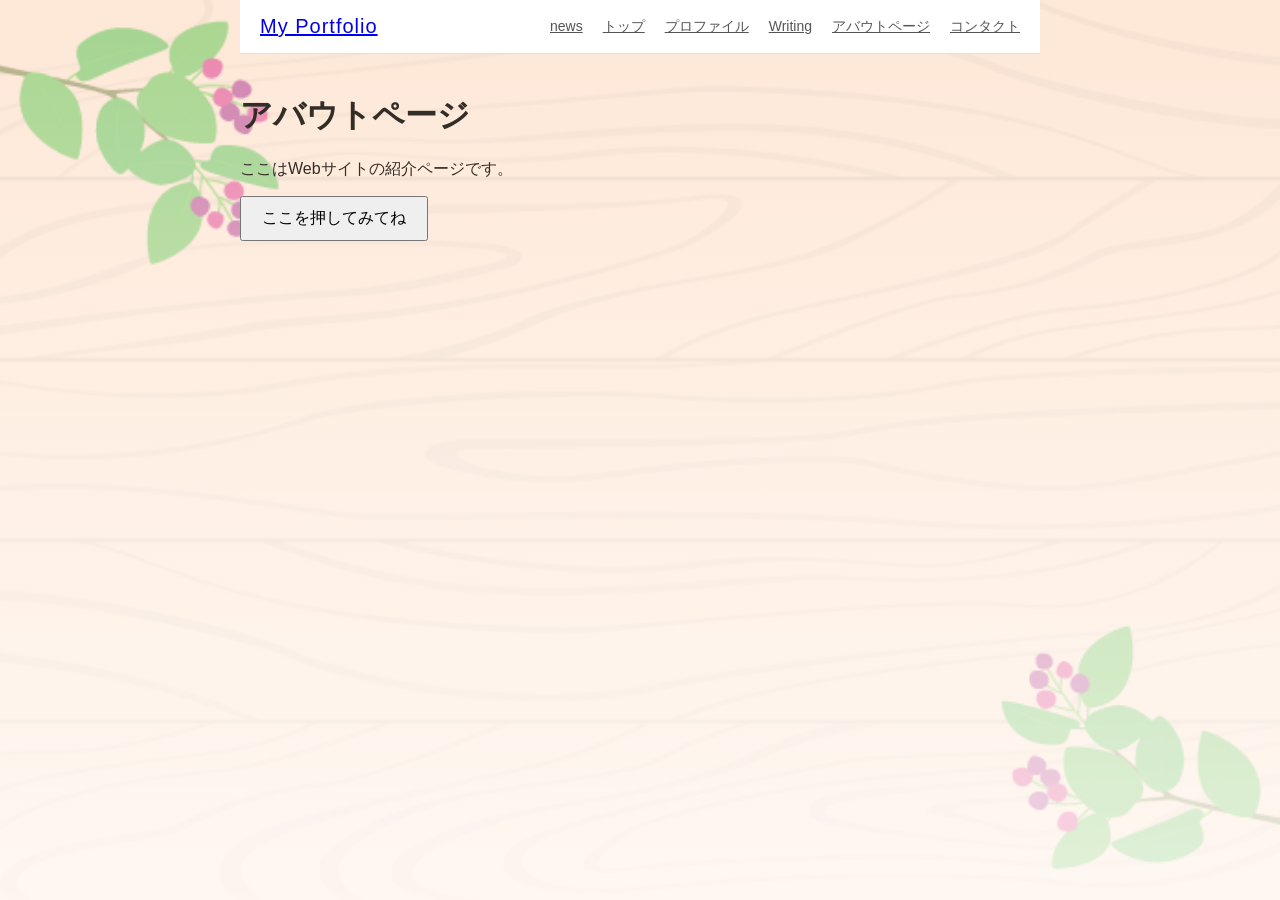
<file: about.html>
<!DOCTYPE html>
<html lang="ja">
<head>
    <meta charset="UTF-8">
    <title>ツツ概要 - アバウトページ</title>
    <link rel="stylesheet" href="/css/style.css">
    <!-- 💡 JavaScriptファイルを読み込む（deferを付けると画面の読み込みを邪魔しません） -->
    <script src="/js/main.js" defer></script>
</head>
<body>
    <!-- トップページに戻るリンクなどを消して、目印に変えます -->
    <nav data-include-html="/parts/menu.html"></nav>
    
    <h1>アバウトページ</h1>
    <p>ここはWebサイトの紹介ページです。</p>

    <!-- 💡 クリックするためのボタンを追加 -->
    <p>
        <button id="greet-btn" style="padding: 10px 20px; font-size: 16px; cursor: pointer;">
            ここを押してみてね
        </button>
    </p>

    <!-- ナビゲーションリンクを追加したのでコメントアウト
    <p><a href="/">トップページに戻る</a></p>
    ナビゲーションリンクを追加したのでコメントアウト -->
    

</body>
</html>
</file>
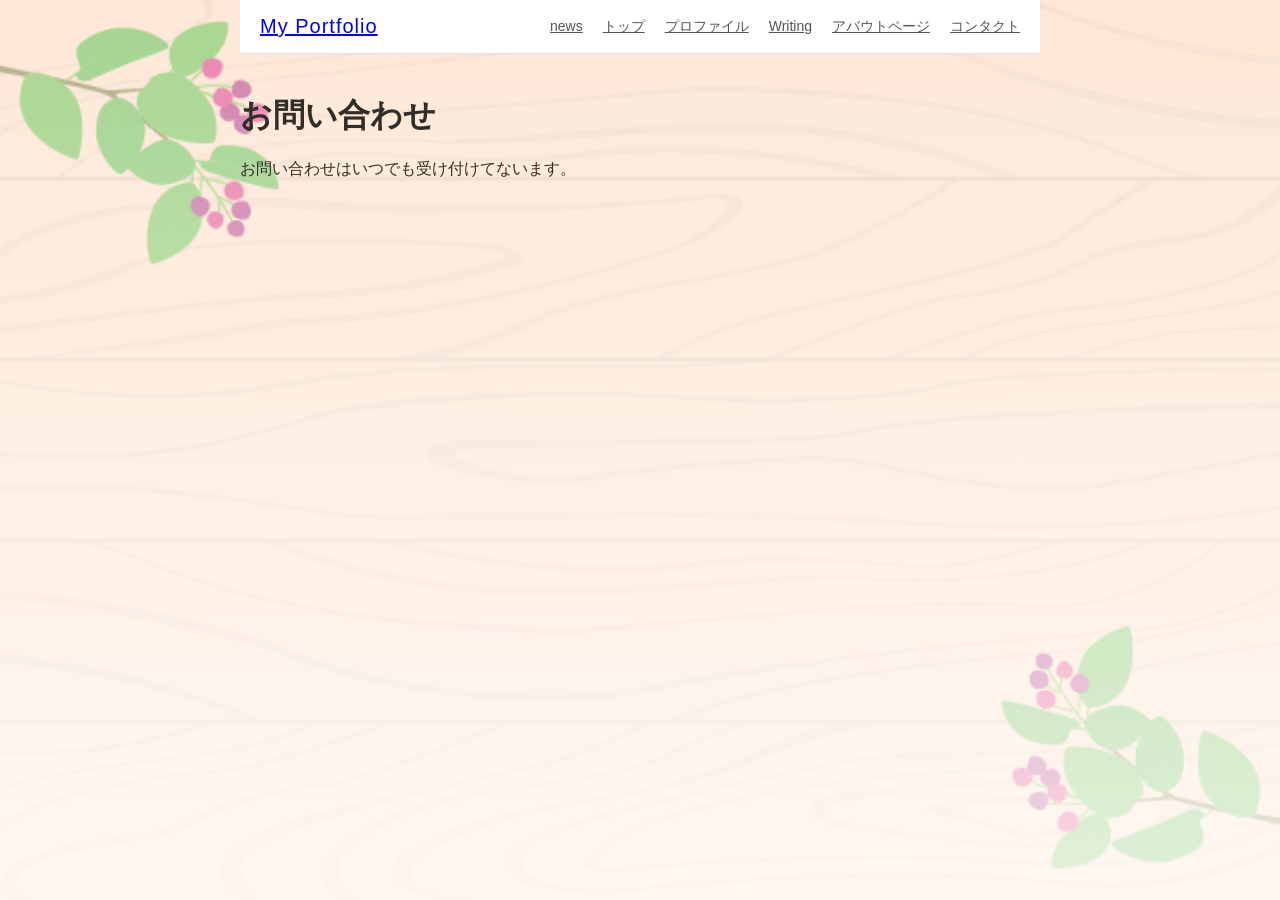
<file: contact.html>
<!DOCTYPE html>
<html lang="ja">
<head>
    <meta charset="UTF-8">
    <title>お問い合わせ</title>
    <link rel="stylesheet" href="/css/style.css">
    <script src="/js/main.js" defer></script>
</head>
<body>
    
    <!-- トップページに戻るリンクなどを消して、目印に変えます -->
    <nav data-include-html="/parts/menu.html"></nav>
    
    <h1>お問い合わせ</h1>
    <p>お問い合わせはいつでも受け付けてないます。</p>
    
    <!-- ナビゲーションリンクを追加したのでコメントアウト
    <p><a href="/">トップページに戻る</a></p>
    ナビゲーションリンクを追加したのでコメントアウト -->

</body>
</html>
</file>
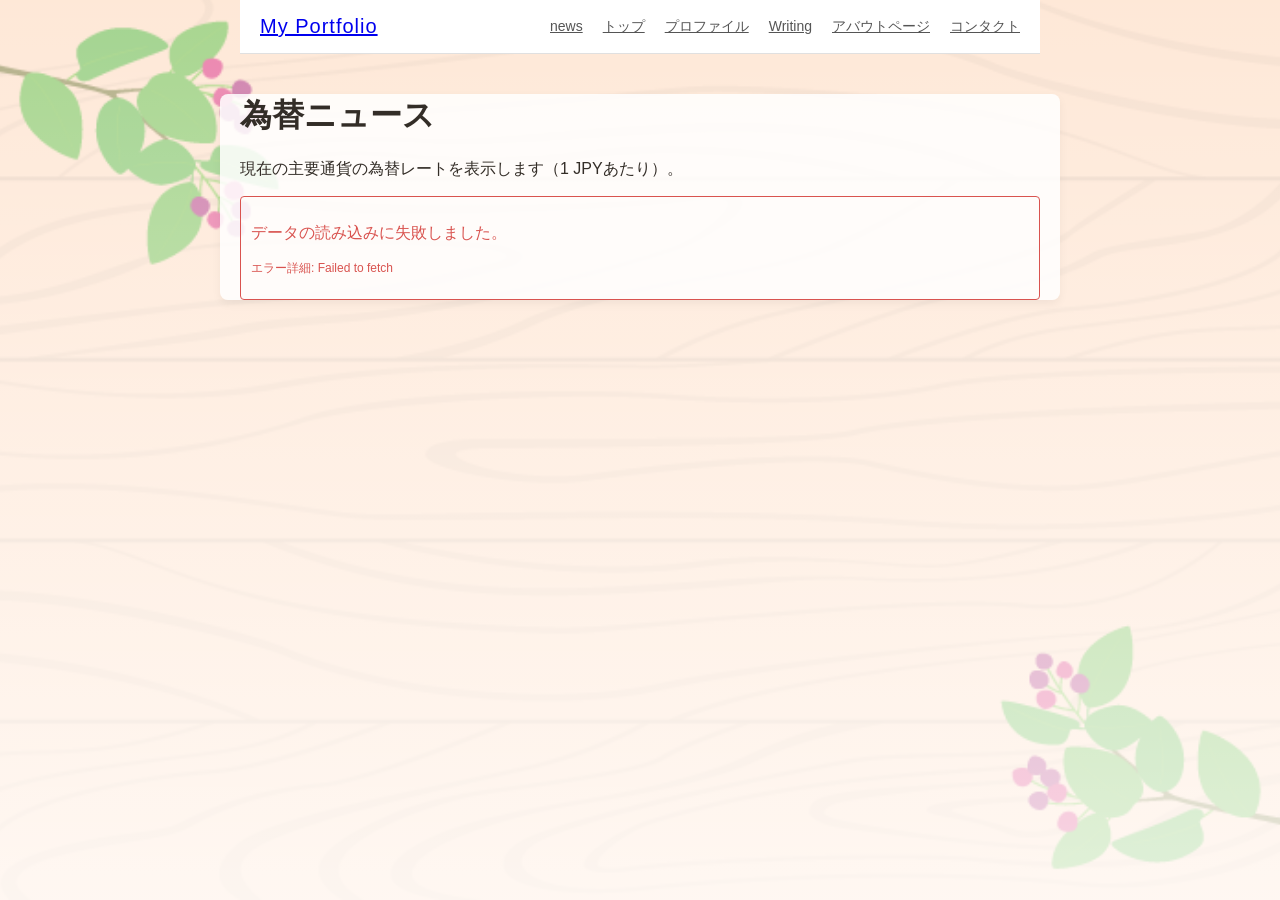
<file: news.html>
<!DOCTYPE html>
<html lang="ja">
<head>
    <meta charset="UTF-8">
    <title>為替ニュース - News Page</title>
    <link rel="stylesheet" href="/css/style.css">
    <script src="/js/main.js" defer></script>
</head>
<body>

    <!-- 共通ヘッダー（自動読み込み） -->
    <nav data-include-html="/parts/menu.html"></nav>
    
    <!-- メインコンテンツ：プロフィール枠 -->
    <!-- TODO: ここにニュースページのコンテンツを追加する 
      <main class="container"></main>
    -->
    <main class="profile-wrapper">
        <h1>為替ニュース</h1>
        <p>現在の主要通貨の為替レートを表示します（1 JPYあたり）。</p>
        
        <div id="exchange-rates">
            <p>データを読み込み中...</p>
        </div>
    </main>

</body>
</html>
</file>
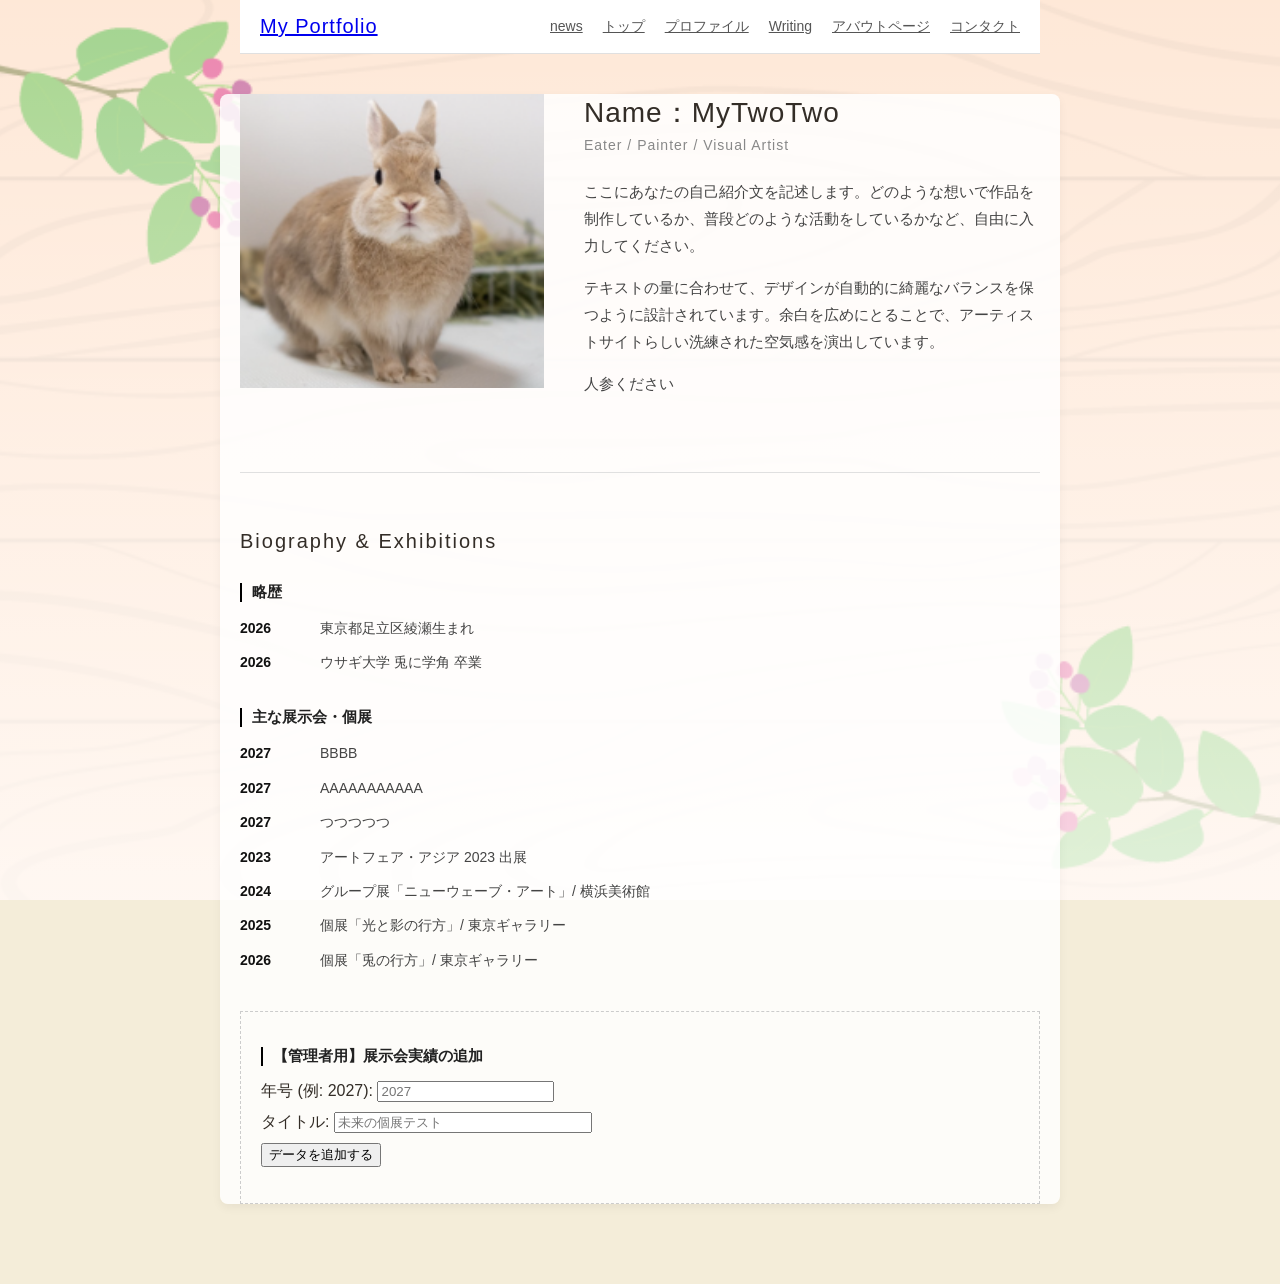
<file: profile.html>
<!DOCTYPE html>
<html lang="ja">
<head>
    <meta charset="UTF-8">
    <title>Profile - My Portfolio</title>
    <link rel="stylesheet" href="/css/style.css">
    <script src="/js/main.js" defer></script>
</head>
<body>

    <!-- 共通ヘッダー（自動読み込み） -->
    <nav data-include-html="/parts/menu.html"></nav>

    <!-- メインコンテンツ：プロフィール枠 -->
    <main class="profile-wrapper">
        
        <!-- 上部のメイン紹介エリア（写真と自己紹介文） -->
        <div class="profile-main">
            <!-- 左側：プロフィール写真（ダミー画像） -->
            <div class="profile-image">
                <img src="./img/profile01.png" alt="プロフィール写真">
            </div>
            
            <!-- 右側：名前と自己紹介テキスト -->
            <div class="profile-text">
                <h1> Name：MyTwoTwo</h1>
                <p class="subtitle">Eater / Painter / Visual Artist</p>
                <div class="biography">
                    <p>ここにあなたの自己紹介文を記述します。どのような想いで作品を制作しているか、普段どのような活動をしているかなど、自由に入力してください。</p>
                    <p>テキストの量に合わせて、デザインが自動的に綺麗なバランスを保つように設計されています。余白を広めにとることで、アーティストサイトらしい洗練された空気感を演出しています。</p>
                    <p>人参ください</p>
                </div>
            </div>
        </div>

        <!-- 下部の経歴・実績エリア（参考サイトの「簡歷 CV」をイメージ） -->
        <div class="profile-cv">
            <h2>Biography & Exhibitions</h2>
            
            <div class="cv-section">
                <h3>略歴</h3>
                <dl>
                    <dt>2026</dt>
                    <dd>東京都足立区綾瀬生まれ</dd>
                    <dt>2026</dt>
                    <dd>ウサギ大学 兎に学角 卒業</dd>
                </dl>
            </div>

            <div class="cv-section">
                <h3>主な展示会・個展</h3>

                <!-- 下部の経歴・実績エリア（参考サイトの「簡歷 CV」をイメージ） 
                <dl>
                    <dt>2025</dt>
                    <dd>個展「兎の行方」/ 東京ギャラリー</dd>
                    <dt>2024</dt>
                    <dd>グループ展「角ニューウェーブ・アート」/ 横浜美術館</dd>
                    <dt>2023</dt>
                    <dd>アートフェア・アジア・TWOTWO 2023 出展</dd>
                </dl>
                -->

                <dl id="exhibition-list"></dl>

                <!-- 管理用データ追加フォーム -->
                <section class="admin-section" style="margin-top: 40px; padding: 20px; border: 1px dashed #ccc;">
                    <h3>【管理者用】展示会実績の追加</h3>
                    <form id="exhibition-form">
                        <div style="margin-bottom: 10px;">
                            <label for="input-year">年号 (例: 2027): </label>
                            <input type="text" id="input-year" required placeholder="2027">
                        </div>
                        <div style="margin-bottom: 10px;">
                            <label for="input-title">タイトル: </label>
                            <input type="text" id="input-title" required placeholder="未来の個展テスト" style="width: 250px;">
                        </div>
                        <button type="submit">データを追加する</button>
                    </form>
                    <p id="form-message" style="margin-top: 10px; font-weight: bold;"></p>
                </section>

            </div>
        </div>

    </main>

</body>
</html>
</file>
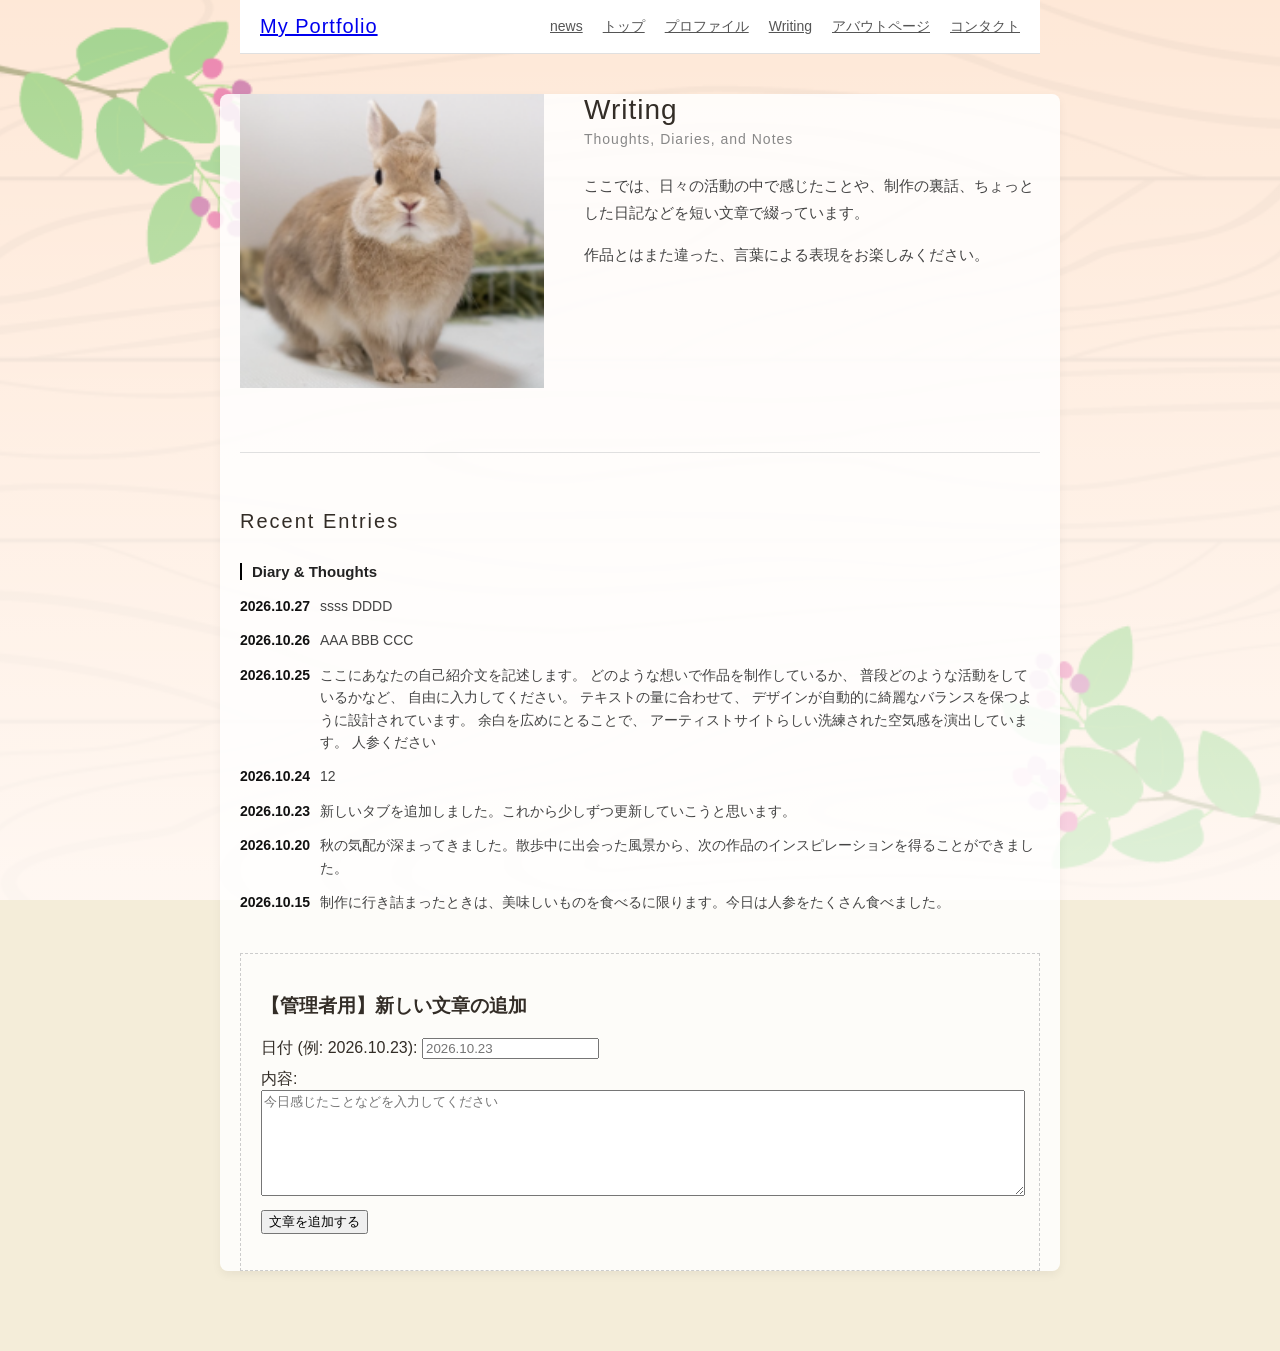
<file: writing.html>
<!DOCTYPE html>
<html lang="ja">
<head>
    <meta charset="UTF-8">
    <title>Writing - My Portfolio</title>
    <link rel="stylesheet" href="/css/style.css">
    <script src="/js/main.js" defer></script>
</head>
<body>

    <!-- 共通ヘッダー（自動読み込み） -->
    <nav data-include-html="/parts/menu.html"></nav>

    <!-- メインコンテンツ：Writing枠（プロフィールページをベースに作成） -->
    <main class="profile-wrapper">
        
        <!-- 上部のメイン紹介エリア -->
        <div class="profile-main">
            <!-- 左側：イメージ写真（プロフィールのものを流用） -->
            <div class="profile-image">
                <img src="./img/profile01.png" alt="Writing Image">
                <!-- TODO: 将来的にイメージ写真のアップロード機能を追加する -->
            </div>
            
            <!-- 右側：セクションタイトルと説明文 -->
            <div class="profile-text">
                <h1>Writing</h1>
                <p class="subtitle">Thoughts, Diaries, and Notes</p>
                <div class="biography">
                    <p>ここでは、日々の活動の中で感じたことや、制作の裏話、ちょっとした日記などを短い文章で綴っています。</p>
                    <p>作品とはまた違った、言葉による表現をお楽しみください。</p>
                </div>
            </div>
        </div>

        <!-- 下部の文章一覧エリア -->
        <div class="profile-cv">
            <h2>Recent Entries</h2>
            
            <div class="cv-section">
                <h3>Diary & Thoughts</h3>
                <dl id="writing-list">
                    <!-- ここにJavaScriptで文章が自動挿入されます -->
                </dl>
            </div>

            <!-- 管理用データ追加フォーム -->
            <section class="admin-section" style="margin-top: 40px; padding: 20px; border: 1px dashed #ccc;">
                <h3>【管理者用】新しい文章の追加</h3>
                <form id="writing-form">
                    <div style="margin-bottom: 10px;">
                        <label for="writing-date">日付 (例: 2026.10.23): </label>
                        <input type="text" id="writing-date" required placeholder="2026.10.23">
                    </div>
                    <div style="margin-bottom: 10px;">
                        <label for="writing-content">内容: </label><br>
                        <textarea id="writing-content" required placeholder="今日感じたことなどを入力してください" style="width: 100%; height: 100px;"></textarea>
                    </div>
                    <button type="submit">文章を追加する</button>
                </form>
                <p id="writing-form-message" style="margin-top: 10px; font-weight: bold;"></p>
            </section>
        </div>

    </main>

</body>
</html>
</file>
<file: css/style.css>
/* --- ここからヘッダー（メニュー）の新しいデザイン --- */

/* 画面全体の余白を少しリセット */
body_bk00 {
    margin: 0;
    padding: 0;
    font-family: 'Helvetica Neue', Arial, sans-serif;
    background-color: #fafafa; /* 参考サイトのようなスッキリした白ベース */
    color: #222;
}

/* 全画面共通の背景設定 */
body_bk01 {
  /* 木目調の画像を背景に指定 */
  background-image: url('../img/wood-bg.jpg');
  
  /* 画面をスクロールしても背景が動かないように固定（高級感が出ます） */
  background-attachment: fixed;
  
  /* 画像の解像度に合わせて画面全体を覆うように調整 */
  background-size: cover;
  
  /* 画像の中心を基準に配置 */
  background-position: center;
  
  /* 万が一画像が読み込めなかった時のための、淡い木目調に近いフォールバックカラー */
  background-color: #f4edd9;
  
  /* 基本の文字色（木目に馴染むように真っ黒ではなく少し濃いグレーにするのがおすすめ） */
  color: #332d27;
  
  margin: 0;
  padding: 0;
}

/* 20261027-Add-全画面共通の背景設定 */
body {
    margin: 0;
    padding: 0;
    font-family: 'Helvetica Neue', Arial, sans-serif;
    
    /* ▼ ここから木目調の設定を追加・変更 ▼ */
    /* background-image: url('../img/Woody-texture-29.png');  木目調の画像 */
    background-image: linear-gradient(rgba(255, 255, 255, 0.4), rgba(255, 255, 255, 0.8)), url('../img/Woody-texture-29.png');
    /*                                ▲上半部分                ▲下半部分*/
    /* reference https://illust-ryokka.jp/material/background/woody-texture/ */
    
    background-attachment: fixed;                /* スクロール時に背景を固定 */
    background-size: cover;                      /* 画面全体を覆う */
    background-position: center;                 /* 中央寄せ */
    background-color: #f4edd9;                   /* 画像が出ない時の保険（淡いベージュ） */
    color: #332d27;                              /* 木目に馴染む濃いグレーに変更（元の #222 のままでもOK） */
    /* ▲ ここまで ▲ */
}

/* 各ページのメインコンテンツを包む枠（中央寄せ用） */
body > h1, body > p, body > nav {
    max-width: 800px;
    margin-left: auto;
    margin-right: auto;
    padding: 0 20px;
}

body > h1 {
    margin-top: 40px;
}

/* ヘッダー全体の横幅いっぱいの帯 */
nav[data-include-html] {
    background-color: #ffffff;
    border-bottom: 1px solid #e0e0e0;
    padding: 15px 0;
    margin-bottom: 30px;
}

/* ロゴとメニューを綺麗に左右に配置する（Flexbox） */
.header-container {
    max-width: 800px;
    margin: 0 auto;
    padding: 0 20px;
    display: flex;
    justify-content: space-between; /* 左と右に引き離す */
    align-items: center;            /* 上下の中央を揃える */
}

/* ロゴのデザイン */
.site-logo a {
    font-size: 20px;
    letter-spacing: 1px;
}

/* メニューのリンク一覧（横並びにする） */
.nav-links {
    list-style: none;
    margin: 0;
    padding: 0;
    display: flex; /* ここでもFlexboxを使って横並びに */
    gap: 20px;     /* リンク同士の間隔 */
}

.nav-links a {
    color: #555;
    font-size: 14px;
    transition: color 0.3s; /* マウスを乗せたときにじわっと色を変える */
}

.nav-links a:hover {
    color: #000; /* マウスを乗せたら黒にする */
    text-decoration: none;
}

/* メインコンテンツの視認性アップのための設定例 */
main, .container {
  /* 半透明の白（または淡いクリーム色）の背景を敷く */
  background-color: rgba(255, 255, 255, 0.85); 
  
  /* 角を少し丸める */
  border-radius: 8px;
  
  /* 内側に余白を作る */
  padding: 20px;
  
  /* 少しだけ影をつけて背景から浮かせる */
  box-shadow: 0 4px 10px rgba(0, 0, 0, 0.05);
  
  /* 上下の余白調整 */
  margin: 20px auto;
  max-width: 1200px; /* 既存のレイアウトに合わせて調整してください */
}

/* --- ここからギャラリー（Gridレイアウト）のデザイン --- */
/* メインコンテンツ全体の幅を整える */
.gallery-wrapper {
    max-width: 800px;
    margin: 40px auto;
    padding: 0 20px;
}

.gallery-wrapper h2 {
    font-weight: 300;
    letter-spacing: 2px;
    margin-bottom: 30px;
    color: #111;
}

/* 💡 CSS Grid の設定：2段または3段のタイル状に自動で並べる */
.image-grid {
    display: grid;
    /* 画面幅に合わせて、最小幅230pxの列を自動で詰め込む */
    grid-template-columns: repeat(auto-fill, minmax(230px, 1fr));
    gap: 30px; /* 画像と画像の間のすき間 */
}

/* 各作品ごとの枠 */
.grid-item {
    background-color: #fff;
    display: flex;
    flex-direction: column;
}

/* 画像が枠からはみ出さないようにし、縦横比を綺麗に保つ */
.grid-item img {
    width: 100%;
    height: auto;
    object-fit: cover;
    /* マウスを載せたときに少し透明にするアニメーション効果 */
    transition: opacity 0.3s ease;
}

.grid-item img:hover {
    opacity: 0.8;
    cursor: pointer;
}

/* 作品のタイトルの文字デザイン */
.item-title {
    margin-top: 10px;
    font-size: 13px;
    color: #666;
    letter-spacing: 0.5px;
}
/* --- ここからギャラリー（Gridレイアウト）のデザイン --- */


/* --- ここからモーダルウィンドウ（拡大表示）のデザイン --- */
/* モーダル全体の背景（最初は非表示・透明） */
.modal {
    display: flex;
    justify-content: center;
    align-items: center;
    position: fixed;
    z-index: 1000; /* 最前面に配置 */
    left: 0;
    top: 0;
    width: 100%;
    height: 100%;
    background-color: rgba(0, 0, 0, 0.85); /* 暗い半透明の背景 */
    opacity: 0;
    pointer-events: none; /* 非表示の時はクリックをスルーさせる */
    transition: opacity 0.3s ease; /* ふわっと変化させる */
}

/* JavaScriptで「.open」がついたときだけ表示・フェードイン */
.modal.open {
    opacity: 1;
    pointer-events: auto;
}

/* 拡大される画像自体のデザイン */
.modal-content {
    max-width: 85%;
    max-height: 85%;
    object-fit: contain;
    box-shadow: 0 4px 20px rgba(0, 0, 0, 0.5);
    transform: scale(0.9); /* 開く前は少し小さく */
    transition: transform 0.3s ease;
}

/* モーダルが開いたときは画像を元の大きさに（ズームイン効果） */
.modal.open .modal-content {
    transform: scale(1);
}

/* 閉じるボタン（×マーク） */
.modal-close {
    position: absolute;
    top: 20px;
    right: 35px;
    color: #fff;
    font-size: 40px;
    font-weight: bold;
    cursor: pointer;
    transition: color 0.2s;
}

.modal-close:hover {
    color: #bbb;
}
/* --- ここからモーダルウィンドウ（拡大表示）のデザイン --- */


/* --- ここからプロフィールページのデザイン --- */
/* プロフィール全体の幅と余白 */
.profile-wrapper {
    max-width: 800px;
    margin: 40px auto 80px auto;
    padding: 0 20px;
}

/* 写真とテキストを横並びにする（Flexbox） */
.profile-main {
    display: flex;
    gap: 40px; /* 写真と文章の間のすき間 */
    margin-bottom: 60px;
}

/* 写真エリア */
.profile-image {
    flex: 1; /* 横幅の比率 */
    max-width: 320px;
}

.profile-image img {
    width: 100%;
    height: auto;
    object-fit: cover;
    filter: grayscale(20%); /* 少しだけ彩度を落として落ち着いた雰囲気に */
}

/* テキストエリア */
.profile-text {
    flex: 1.5; /* 横幅の比率（写真より少し広め） */
}

.profile-text h1 {
    font-size: 28px;
    font-weight: 400;
    margin: 0 0 5px 0;
    letter-spacing: 1px;
}

.profile-text .subtitle {
    font-size: 14px;
    color: #888;
    margin: 0 0 25px 0;
    letter-spacing: 1px;
}

.profile-text .biography p {
    font-size: 15px;
    line-height: 1.8;
    color: #444;
    margin-bottom: 15px;
}

/* 下部の経歴（CV）エリア */
.profile-cv {
    border-top: 1px solid #e0e0e0;
    padding-top: 40px;
}

.profile-cv h2 {
    font-size: 20px;
    font-weight: 300;
    letter-spacing: 2px;
    margin-bottom: 30px;
}

.cv-section {
    margin-bottom: 35px;
}

.cv-section h3 {
    font-size: 15px;
    font-weight: bold;
    color: #222;
    margin-bottom: 15px;
    border-left: 2px solid #000;
    padding-left: 10px;
}

/* 年号と内容を綺麗に並べるための定義リスト（dl, dt, dd）の装飾 */
.cv-section dl {
    display: grid;
    grid-template-columns: 80px 1fr; /* 年号の幅を80pxに固定 */
    gap: 12px 0;
    font-size: 14px;
    line-height: 1.6;
    color: #444;
}

.cv-section dt {
    font-weight: bold;
    color: #111;
}

.cv-section dd {
    margin: 0;
}

/* 📱 画面幅が狭いとき（スマホなど）のレスポンシブ対応 */
@media (max-width: 650px) {
    .profile-main {
        flex-direction: column; /* 横並びから縦並びに変更 */
        gap: 25px;
    }
    .profile-image {
        max-width: 100%; /* 写真を横幅いっぱいに広げる */
    }
}
/* --- ここからプロフィールページのデザイン --- */
</file>
